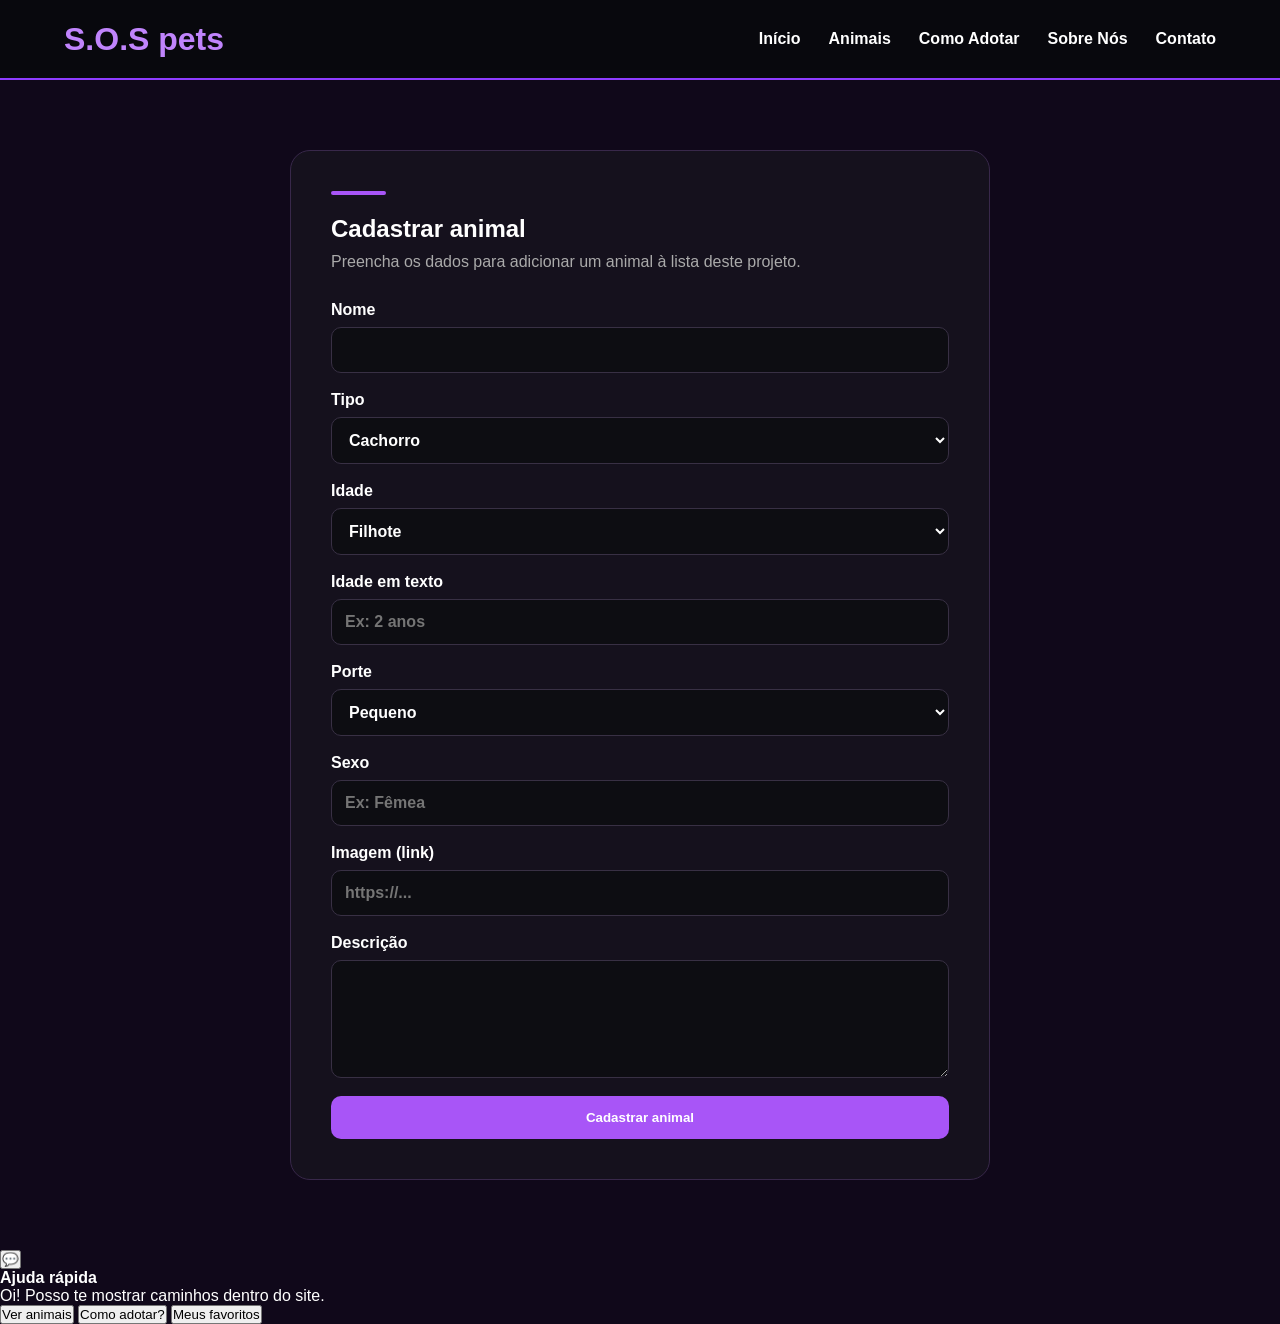
<file: cadastrar-animal.html>
<!DOCTYPE html>
<html lang="pt-BR">
<head><meta charset="UTF-8"><meta name="viewport" content="width=device-width, initial-scale=1.0"><title>Cadastrar Animal | S.O.S pets</title><link rel="stylesheet" href="cadastrar-animal.css"></head>
<body>
<header><div><a href="index.html"><span>S.O.S pets</span></a></div><button class="menu-mobile" type="button" aria-label="Abrir menu" aria-expanded="false">☰</button><nav><ul><li><a href="index.html">Início</a></li><li><a href="animais.html">Animais</a></li><li><a href="como-adotar.html">Como Adotar</a></li><li><a href="sobre.html">Sobre Nós</a></li><li><a href="contato.html">Contato</a></li></ul></nav></header>
<main class="cadastro-area"><section class="cadastro-box"><span class="linha"></span><h1>Cadastrar animal</h1><p>Preencha os dados para adicionar um animal à lista deste projeto.</p>
<form id="form-cadastro-animal">
<label>Nome<input name="nome" required></label>
<label>Tipo<select name="tipo"><option value="cachorro">Cachorro</option><option value="gato">Gato</option><option value="outros">Outros</option></select></label>
<label>Idade<select name="idade"><option value="filhote">Filhote</option><option value="jovem">Jovem</option><option value="adulto">Adulto</option><option value="idoso">Idoso</option></select></label>
<label>Idade em texto<input name="idadeTexto" placeholder="Ex: 2 anos" required></label>
<label>Porte<select name="porte"><option value="pequeno">Pequeno</option><option value="medio">Médio</option><option value="grande">Grande</option></select></label>
<label>Sexo<input name="sexo" placeholder="Ex: Fêmea"></label>
<label>Imagem (link)<input name="imagem" type="url" placeholder="https://..."></label>
<label>Descrição<textarea name="descricao" rows="5"></textarea></label>
<button type="submit">Cadastrar animal</button>
</form></section></main>
<script src="app.js"></script>
</body></html>
</file>
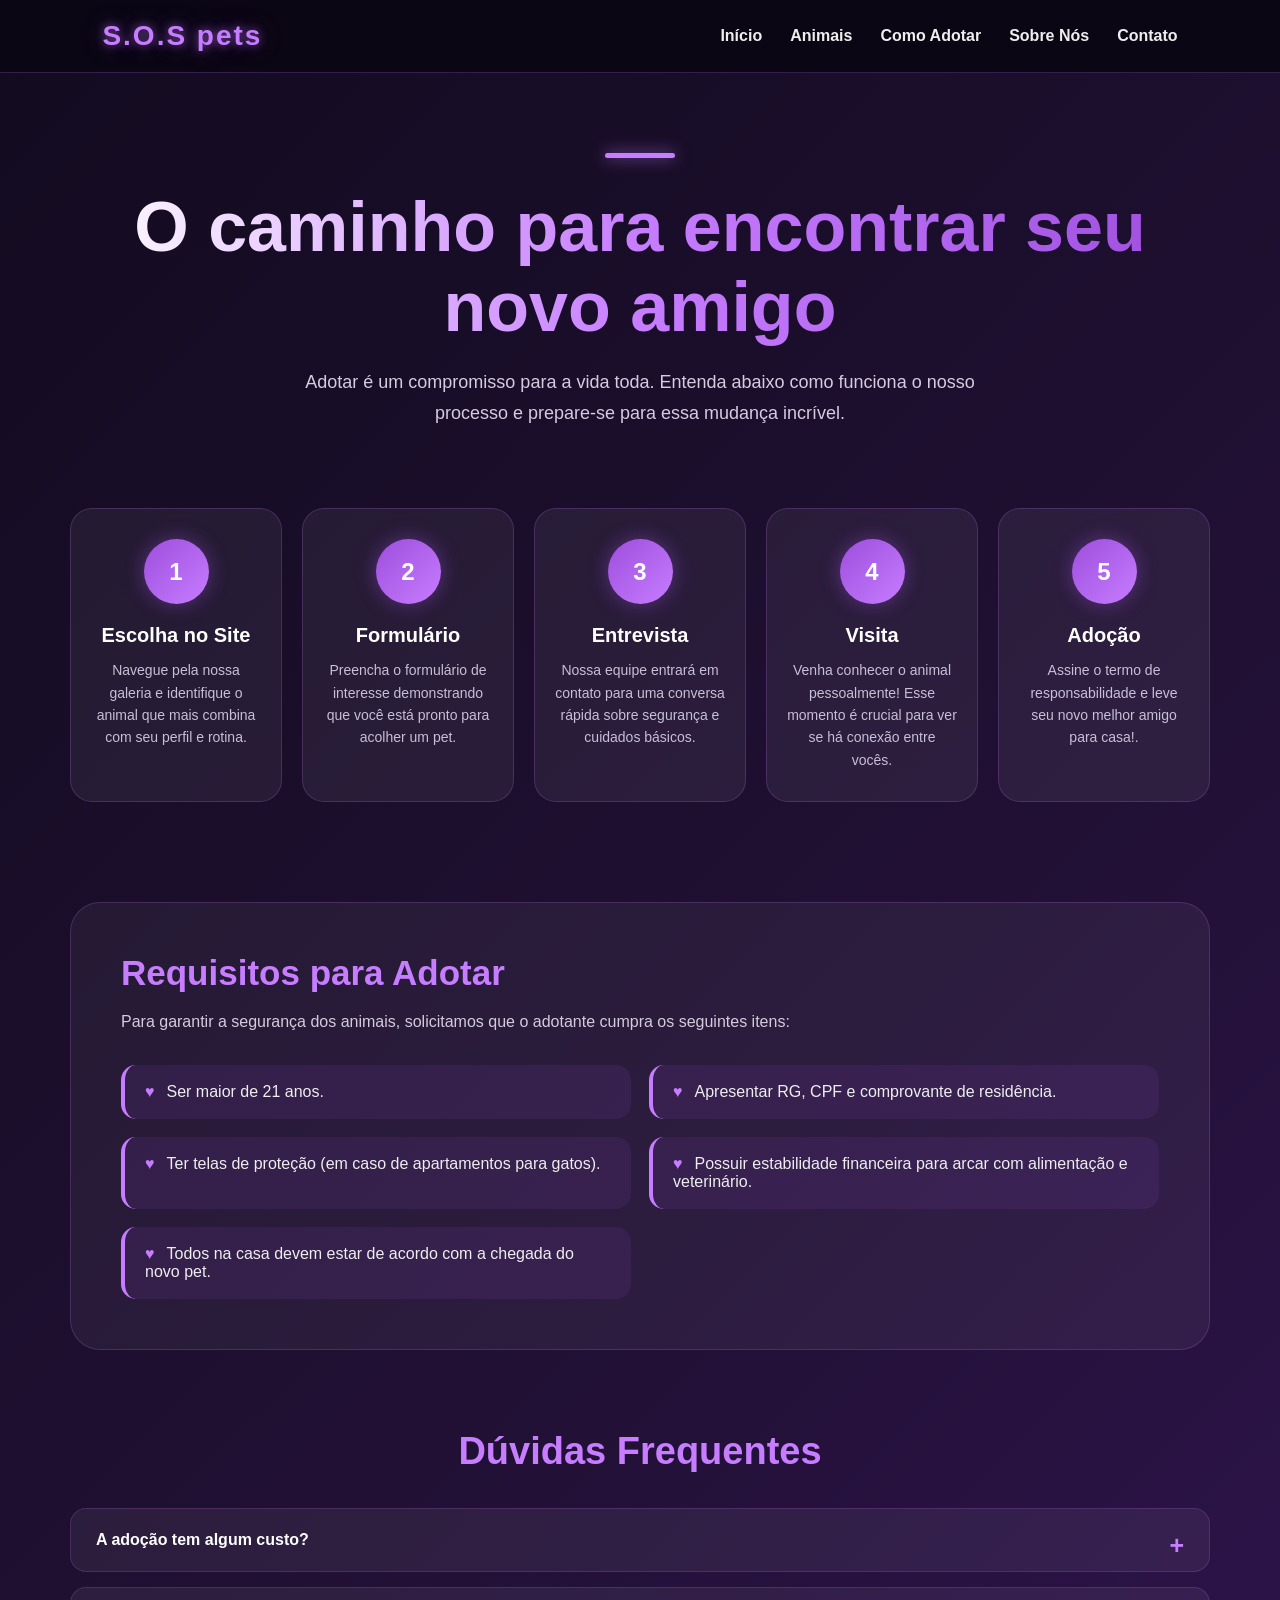
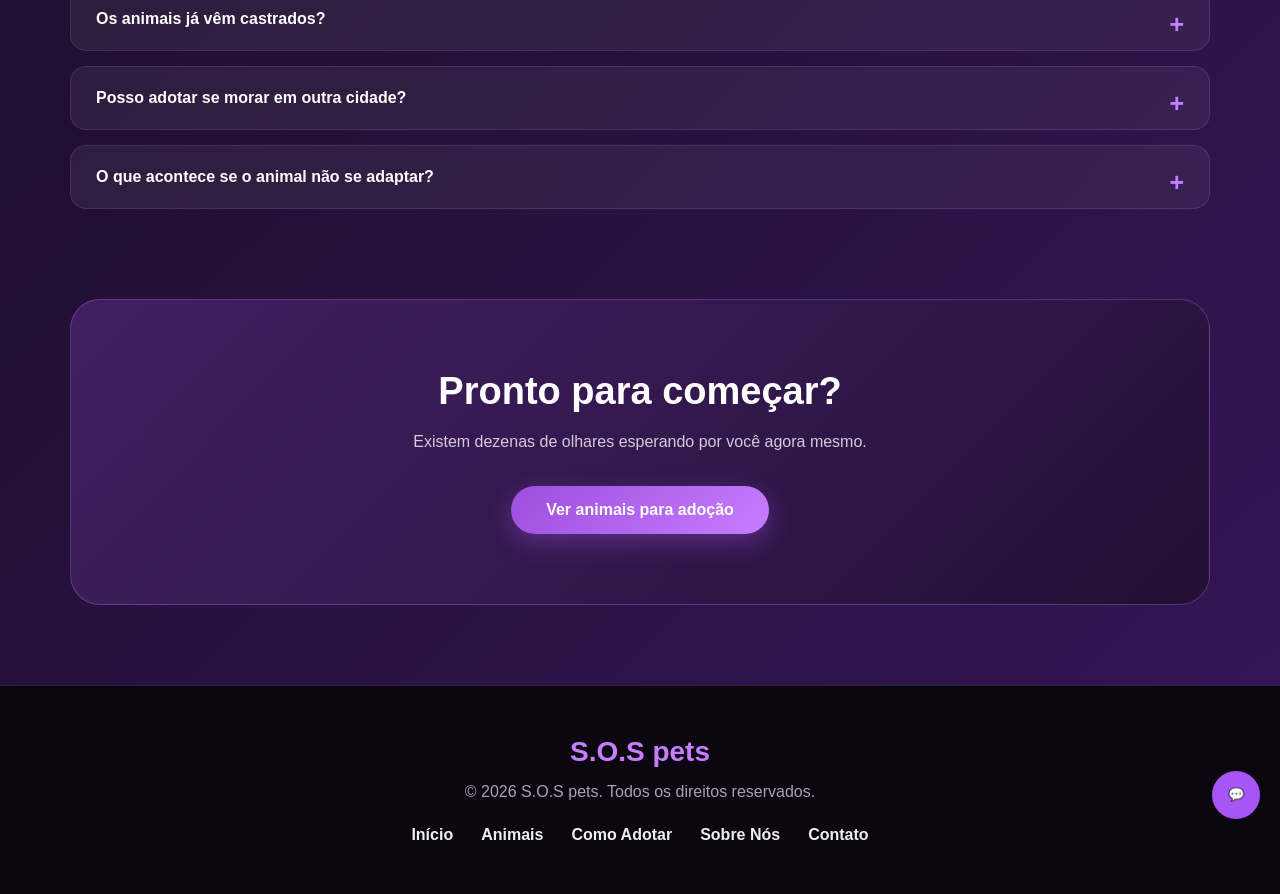
<file: como-adotar.html>
<!DOCTYPE html>
<html lang="pt-BR">

<head>
    <meta charset="UTF-8">
    <meta name="viewport" content="width=device-width, initial-scale=1.0">
    <meta name="description" content="Saiba como funciona o processo de adoção">
    <title>Como Adotar | S.O.S pets</title>
    <link rel="stylesheet" href="como-adotar.css">
</head>

<body>

    <header>

        <div>
            <a href="index.html">
                <span>S.O.S pets</span>
            </a>
        </div>

        <button class="menu-mobile" type="button" aria-label="Abrir menu" aria-expanded="false">☰</button><nav>
            <ul>
                <li><a href="index.html">Início</a></li>
                <li><a href="animais.html">Animais</a></li>
                <li><a href="como-adotar.html">Como Adotar</a></li>
                <li><a href="sobre.html">Sobre Nós</a></li>
                <li><a href="contato.html">Contato</a></li>
            </ul>
        </nav>

    </header>

    <main>
        <section>

            <span></span>

            <h1>O caminho para encontrar seu novo amigo</h1>

            <p>Adotar é um compromisso para a vida toda. Entenda abaixo como funciona o nosso processo e prepare-se para
                essa mudança incrível.</p>

        </section>
        <!-- ETAPAS -->
        <section id="etapas">

            <article>

                <div>1</div>

                <h2>Escolha no Site</h2>

                <p>Navegue pela nossa galeria e identifique o animal que mais combina com seu perfil e rotina.</p>

            </article>

            <article>

                <div>2</div>

                <h2>Formulário</h2>

                <p>Preencha o formulário de interesse demonstrando que você está pronto para acolher um pet.</p>

            </article>

            <article>

                <div>3</div>

                <h2>Entrevista</h2>

                <p>Nossa equipe entrará em contato para uma conversa rápida sobre segurança e cuidados básicos.</p>

            </article>


            <article>

                <div>4</div>

                <h2>Visita</h2>

                <p>Venha conhecer o animal pessoalmente! Esse momento é crucial para ver se há conexão entre vocês.</p>

            </article>

            <article>

                <div>5</div>

                <h2>Adoção</h2>

                <p>Assine o termo de responsabilidade e leve seu novo melhor amigo para casa!.</p>

            </article>
        </section>

        <!-- REQUISITOS -->
        <section id="requisitos">

            <h2>Requisitos para Adotar</h2>

            <p>Para garantir a segurança dos animais, solicitamos que o adotante cumpra os seguintes itens:</p>

            <ul>
                <li>Ser maior de 21 anos.</li>
                <li>Apresentar RG, CPF e comprovante de residência.</li>
                <li>Ter telas de proteção (em caso de apartamentos para gatos).</li>
                <li>Possuir estabilidade financeira para arcar com alimentação e veterinário.</li>
                <li>Todos na casa devem estar de acordo com a chegada do novo pet.</li>
            </ul>

        </section>

        <!-- PERGUNTAS FREQUENTES -->
        <section id="faq">

            <h2>Dúvidas Frequentes</h2>

            <details>
                <summary>A adoção tem algum custo?</summary>
                <p>Não cobramos taxa de adoção, mas aceitamos doações voluntárias para ajudar nos custos de resgate de
                    outros animais.</p>
            </details>

            <details>
                <summary>Os animais já vêm castrados?</summary>
                <p>Sim, todos os animais adultos são entregues castrados, vacinados e vermifugados.</p>
            </details>

            <details>
                <summary>Posso adotar se morar em outra cidade?</summary>
                <p>Sim, desde que você tenha disponibilidade para vir buscar o animal pessoalmente após a aprovação.</p>
            </details>

            <details>
                <summary>O que acontece se o animal não se adaptar?</summary>
                <p>Oferecemos suporte comportamental e, em último caso, o animal pode retornar ao abrigo, embora façamos
                    de tudo para a adaptação dar certo.</p>
            </details>
        </section>


        <section>

            <h2>Pronto para começar?</h2>

            <p>Existem dezenas de olhares esperando por você agora mesmo.</p>

            <a href="animais.html">Ver animais para adoção</a>

        </section>
    </main>

    <footer>

        <h2>S.O.S pets</h2>

        <p>&copy; 2026 S.O.S pets. Todos os direitos reservados.</p>

        <nav>
            <ul>
                <li><a href="index.html">Início</a></li>
                <li><a href="animais.html">Animais</a></li>
                <li><a href="como-adotar.html">Como Adotar</a></li>
                <li><a href="sobre.html">Sobre Nós</a></li>
                <li><a href="contato.html">Contato</a></li>
            </ul>
        </nav>
    </footer>

    <script src="app.js"></script>
</body>

</html>
</file>
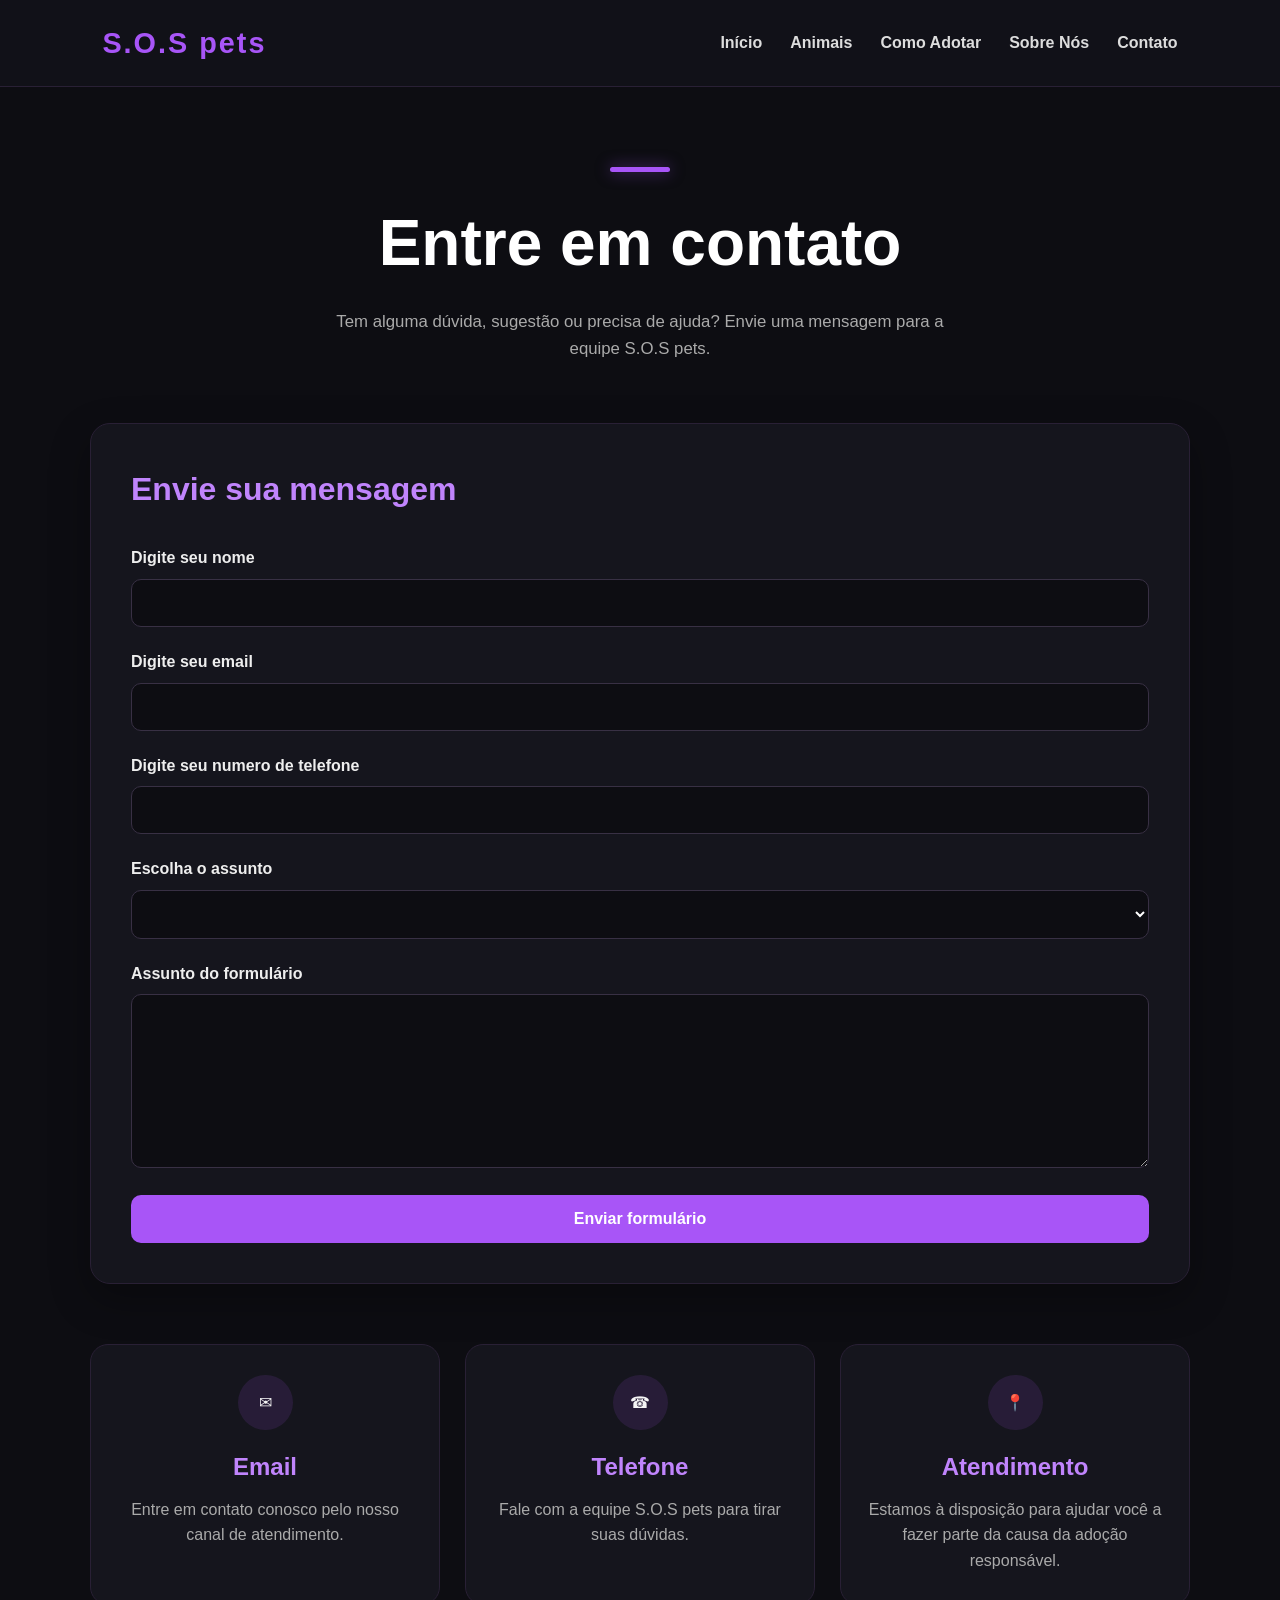
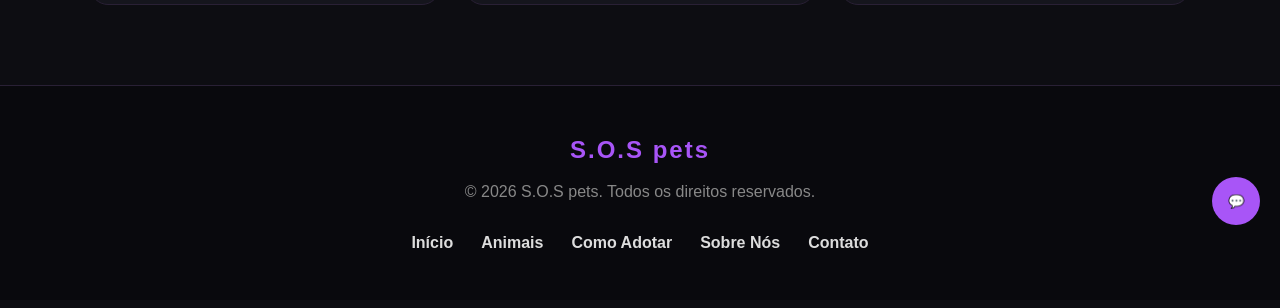
<file: contato.html>
<!DOCTYPE html>
<html lang="pt-BR">

<head>
    <meta charset="UTF-8">
    <meta name="viewport" content="width=device-width, initial-scale=1.0">
    <meta name="description" content="Entre em contato com o S.O.S pets">
    <title>Contato | S.O.S pets</title>
    <link rel="stylesheet" href="contato.css">
</head>

<body>

    <header>

        <div>
            <a href="index.html">
                <span>S.O.S pets</span>
            </a>
        </div>

        <button class="menu-mobile" type="button" aria-label="Abrir menu" aria-expanded="false">☰</button><nav>
            <ul>
                <li><a href="index.html">Início</a></li>
                <li><a href="animais.html">Animais</a></li>
                <li><a href="como-adotar.html">Como Adotar</a></li>
                <li><a href="sobre.html">Sobre Nós</a></li>
                <li><a href="contato.html">Contato</a></li>
            </ul>
        </nav>

    </header>


    <main>

        <!-- TÍTULO -->
        <section>

            <span></span>

            <h1>Entre em contato</h1>

            <p>Tem alguma dúvida, sugestão ou precisa de ajuda? Envie uma mensagem para a equipe S.O.S pets.</p>

        </section>


        <!-- FORMULÁRIO -->
        <section id="formulario">

            <h2>Envie sua mensagem</h2>

            <form action="" method="post">

                <div>

                    <label for="nome">Digite seu nome</label>

                    <input type="text" id="nome" name="nome" required>

                </div>


                <div>

                    <label for="email">Digite seu email</label>

                    <input type="email" id="email" name="email" required>

                </div>


                <div>

                    <label for="telefone">Digite seu numero de telefone</label>

                    <input type="tel" id="telefone" name="telefone">

                </div>


                <div>

                    <label for="assunto">Escolha o assunto</label>

                    <select id="assunto" name="assunto">

                        <option value=""></option>
                        <option value="adocao">adoção</option>
                        <option value="duvida">duvida</option>
                        <option value="voluntariado">voluntariado</option>
                        <option value="outro">outro</option>

                    </select>

                </div>


                <div>

                    <label for="mensagem">Assunto do formulário</label>

                    <textarea id="mensagem" name="mensagem" rows="8" required></textarea>

                </div>


                <button type="submit">Enviar formulário</button>

            </form>

        </section>


        <!-- INFORMAÇÕES -->
        <section id="informacoes-contato">

            <article>

                <span>✉</span>

                <h2>Email</h2>

                <p>Entre em contato conosco pelo nosso canal de atendimento.</p>

            </article>


            <article>

                <span>☎</span>

                <h2>Telefone</h2>

                <p>Fale com a equipe S.O.S pets para tirar suas dúvidas.</p>

            </article>


            <article>

                <span>📍</span>

                <h2>Atendimento</h2>

                <p>Estamos à disposição para ajudar você a fazer parte da causa da adoção responsável.</p>

            </article>

        </section>

    </main>


    <footer>

        <h2>S.O.S pets</h2>

        <p>&copy; 2026 S.O.S pets. Todos os direitos reservados.</p>

        <nav>
            <ul>
                <li><a href="index.html">Início</a></li>
                <li><a href="animais.html">Animais</a></li>
                <li><a href="como-adotar.html">Como Adotar</a></li>
                <li><a href="sobre.html">Sobre Nós</a></li>
                <li><a href="contato.html">Contato</a></li>
            </ul>
        </nav>

    </footer>

    <script src="app.js"></script>
</body>

</html>
</file>
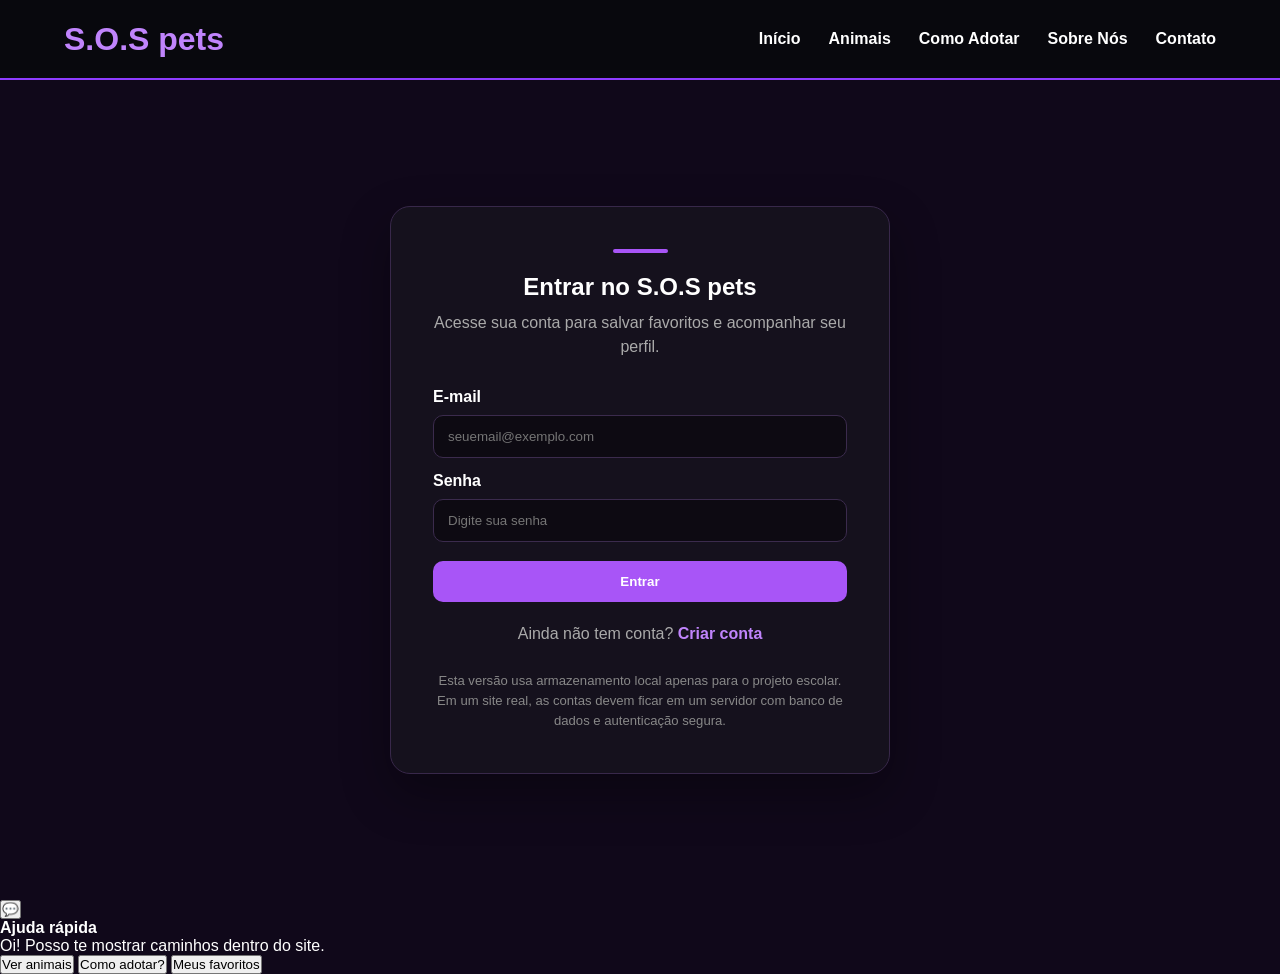
<file: login.html>
<!DOCTYPE html>
<html lang="pt-BR">
<head>
    <meta charset="UTF-8">
    <meta name="viewport" content="width=device-width, initial-scale=1.0">
    <meta name="description" content="Entre ou crie sua conta no S.O.S pets">
    <title>Minha Conta | S.O.S pets</title>
    <link rel="stylesheet" href="login.css">
</head>
<body>
<header>
    <div><a href="index.html"><span>S.O.S pets</span></a></div>
    <button class="menu-mobile" type="button" aria-label="Abrir menu" aria-expanded="false">☰</button><nav><ul>
        <li><a href="index.html">Início</a></li>
        <li><a href="animais.html">Animais</a></li>
        <li><a href="como-adotar.html">Como Adotar</a></li>
        <li><a href="sobre.html">Sobre Nós</a></li>
        <li><a href="contato.html">Contato</a></li>
    </ul></nav>
</header>

<main class="login-area">
<section class="login-box">
    <span class="linha"></span>

    <div id="form-entrar">
        <h1>Entrar no S.O.S pets</h1>
        <p>Acesse sua conta para salvar favoritos e acompanhar seu perfil.</p>
        <form id="login-form">
            <label for="login-email">E-mail</label>
            <input id="login-email" name="email" type="email" placeholder="seuemail@exemplo.com" required>
            <label for="login-senha">Senha</label>
            <input id="login-senha" name="senha" type="password" placeholder="Digite sua senha" required>
            <button type="submit">Entrar</button>
        </form>
        <p class="troca-formulario">Ainda não tem conta?
            <button type="button" id="mostrar-cadastro">Criar conta</button>
        </p>
    </div>

    <div id="form-cadastro" hidden>
        <h1>Criar conta</h1>
        <p>Preencha os dados abaixo para criar seu perfil.</p>
        <form id="cadastro-form">
            <label for="cadastro-nome">Nome</label>
            <input id="cadastro-nome" name="nome" type="text" placeholder="Seu nome" required>
            <label for="cadastro-email">E-mail</label>
            <input id="cadastro-email" name="email" type="email" placeholder="seuemail@exemplo.com" required>
            <label for="cadastro-senha">Senha</label>
            <input id="cadastro-senha" name="senha" type="password" placeholder="Crie uma senha" minlength="6" required>
            <label for="cadastro-senha-confirmacao">Confirmar senha</label>
            <input id="cadastro-senha-confirmacao" name="confirmacao" type="password" placeholder="Digite a senha novamente" minlength="6" required>
            <button type="submit">Criar minha conta</button>
        </form>
        <p class="troca-formulario">Já tem uma conta?
            <button type="button" id="mostrar-login">Entrar</button>
        </p>
    </div>

    <p class="observacao">Esta versão usa armazenamento local apenas para o projeto escolar. Em um site real, as contas devem ficar em um servidor com banco de dados e autenticação segura.</p>
</section>
</main>
<script src="app.js"></script>
</body>
</html>
</file>
<file: cadastrar-animal.css>
*{box-sizing:border-box;margin:0;padding:0}body{font-family:Arial,Helvetica,sans-serif;background:#10081a;color:#fff;min-height:100vh;animation:entrada .65s ease-out both}header{height:80px;background:#08080d;display:flex;align-items:center;justify-content:space-between;padding:0 5%;border-bottom:2px solid #8e3cff}header a{text-decoration:none}header span{font-size:32px;font-weight:900;color:#c084fc}nav ul{display:flex;gap:28px;list-style:none}nav a{color:#fff;text-decoration:none;font-weight:bold}nav a:hover{color:#c084fc}.cadastro-area{padding:70px 20px}.cadastro-box{width:min(700px,100%);margin:auto;background:#15111d;border:1px solid #38284a;border-radius:20px;padding:40px}.linha{display:block;width:55px;height:4px;background:#a855f7;border-radius:5px;margin-bottom:20px}.cadastro-box h1{margin-bottom:10px}.cadastro-box>p{color:#aaa;margin-bottom:30px}.cadastro-box form{display:grid;gap:18px}.cadastro-box label{display:grid;gap:8px;font-weight:bold}.cadastro-box input,.cadastro-box select,.cadastro-box textarea{width:100%;padding:13px;background:#0d0d12;color:#fff;border:1px solid #383044;border-radius:10px;font:inherit}.cadastro-box button{padding:14px;border:0;border-radius:10px;background:#a855f7;color:#fff;font-weight:bold;cursor:pointer}.cadastro-box button:hover{background:#9333ea}@keyframes entrada{from{opacity:0;transform:translateY(8px)}to{opacity:1;transform:none}}@media(max-width:700px){header{height:auto;padding:20px;gap:20px;flex-direction:column}nav ul{gap:14px;flex-wrap:wrap;justify-content:center}}


/* =========================================================
   S.O.S pets — MELHORIAS RESPONSIVAS PARA CELULAR
   ========================================================= */
.menu-mobile{
    display:none;
    appearance:none;
    border:1px solid rgba(199,125,255,.45);
    background:#15111d;
    color:#fff;
    width:44px;
    height:44px;
    border-radius:10px;
    font-size:24px;
    line-height:1;
    cursor:pointer;
    align-items:center;
    justify-content:center;
}
@media (max-width: 700px){
    html,body{width:100%;max-width:100%;overflow-x:hidden}
    header, body>header{
        min-height:64px;
        height:auto!important;
        padding:12px 16px!important;
        flex-direction:row!important;
        flex-wrap:wrap;
        gap:10px!important;
    }
    header > div:first-child, body>header>div:first-child{flex:1 1 auto}
    header span, body>header span{font-size:24px!important;letter-spacing:1px!important}
    .menu-mobile{display:flex}
    header nav, body>header nav{
        display:none;
        width:100%;
        flex-basis:100%;
    }
    header nav.menu-aberto, body>header nav.menu-aberto{display:block}
    header nav ul, body>header nav ul{
        width:100%;
        display:flex!important;
        flex-direction:column!important;
        align-items:stretch!important;
        gap:0!important;
        padding:8px 0 2px;
    }
    header nav li{width:100%;text-align:center}
    header nav a{
        display:block;
        width:100%;
        padding:11px 8px;
        font-size:15px!important;
        border-radius:8px;
    }
    header nav a:hover{background:#20152c}
    main{max-width:100%;overflow:hidden}
    img,video,iframe{max-width:100%;height:auto}
    input,select,textarea,button{max-width:100%}
    .login-area,.cadastro-area,.perfil-area{padding:24px 14px!important}
    .login-box,.cadastro-box,.perfil-box{padding:24px 18px!important;border-radius:16px}
    .perfil-acoes{flex-direction:column}
    .perfil-acoes a,.perfil-acoes button{width:100%;text-align:center}
    #hero img,#galeria > figure{max-width:100%}
}
@media (max-width:380px){
    header span, body>header span{font-size:21px!important}
    .login-box,.cadastro-box,.perfil-box{padding:20px 14px!important}
    h1{overflow-wrap:anywhere}
}
</file>
<file: como-adotar.css>
/* ==============================
   RESET
============================== */

* {
    margin: 0;
    padding: 0;
    box-sizing: border-box;
}

html {
    scroll-behavior: smooth;
}

body {
    animation: adote-entrada 0.65s ease-out both;

    font-family: Arial, Helvetica, sans-serif;
    background: linear-gradient(135deg, #120b1f, #211034, #35165a);
    color: #ffffff;
    min-height: 100vh;
    overflow-x: hidden;
}


/* ==============================
   HEADER
============================== */

header {
    width: 100%;
    padding: 20px 8%;
    display: flex;
    justify-content: space-between;
    align-items: center;

    background: rgba(10, 6, 18, 0.9);
    backdrop-filter: blur(12px);

    border-bottom: 1px solid rgba(180, 100, 255, 0.25);

    position: sticky;
    top: 0;
    z-index: 1000;
}

header>div a {
    text-decoration: none;
}

header span {
    font-size: 28px;
    font-weight: 900;
    letter-spacing: 2px;
    color: #c77dff;

    text-shadow:
        0 0 10px rgba(199, 125, 255, 0.6),
        0 0 25px rgba(157, 78, 221, 0.4);
}


/* ==============================
   MENU
============================== */

header nav ul,
footer nav ul {
    list-style: none;
    display: flex;
    gap: 28px;
}

header nav a,
footer nav a {
    color: #eeeeee;
    text-decoration: none;
    font-weight: 600;
    transition: 0.3s ease;
}

header nav a:hover,
footer nav a:hover {
    color: #c77dff;
}


/* ==============================
   MAIN
============================== */

main {
    width: 100%;
    max-width: 1200px;
    margin: auto;
    padding: 80px 30px;
}


/* ==============================
   INTRODUÇÃO
============================== */

main>section:first-child {
    text-align: center;
    margin-bottom: 80px;
}

main>section:first-child span {
    display: inline-block;

    width: 70px;
    height: 5px;

    border-radius: 20px;
    background: #c77dff;

    margin-bottom: 25px;

    box-shadow: 0 0 15px rgba(199, 125, 255, 0.7);
}

main>section:first-child h1 {
    font-size: clamp(40px, 6vw, 70px);
    margin-bottom: 20px;

    background: linear-gradient(90deg,
            #ffffff,
            #c77dff,
            #9d4edd);

    -webkit-background-clip: text;
    background-clip: text;

    -webkit-text-fill-color: transparent;
}

main>section:first-child p {
    max-width: 700px;
    margin: auto;

    color: #d5cce0;
    font-size: 18px;
    line-height: 1.7;
}


#etapas {
    display: grid;
    grid-template-columns: repeat(5, 1fr);
    gap: 20px;
    margin-bottom: 100px;
}

#etapas article {
    background: rgba(255, 255, 255, 0.06);

    border: 1px solid rgba(199, 125, 255, 0.2);
    border-radius: 22px;

    padding: 30px 20px;

    text-align: center;

    backdrop-filter: blur(10px);

    transition:
        transform 0.35s ease,
        box-shadow 0.35s ease,
        border-color 0.35s ease;
}

#etapas article:hover {
    transform: translateY(-10px);

    border-color: #c77dff;

    box-shadow:
        0 15px 40px rgba(0, 0, 0, 0.35),
        0 0 25px rgba(157, 78, 221, 0.25);
}

#etapas article>div {
    width: 65px;
    height: 65px;

    margin: 0 auto 20px;

    display: flex;
    align-items: center;
    justify-content: center;

    border-radius: 50%;

    background: linear-gradient(135deg,
            #9d4edd,
            #c77dff);

    color: white;
    font-size: 24px;
    font-weight: bold;

    box-shadow: 0 0 20px rgba(157, 78, 221, 0.45);
}

#etapas article h2 {
    font-size: 20px;
    margin-bottom: 12px;
    color: #ffffff;
}

#etapas article p {
    color: #c9bfd6;
    line-height: 1.6;
    font-size: 14px;
}


/* ==============================
   REQUISITOS
============================== */

#requisitos {
    background: rgba(255, 255, 255, 0.05);

    border-radius: 30px;
    padding: 50px;

    margin-bottom: 80px;

    border: 1px solid rgba(199, 125, 255, 0.2);
}

#requisitos h2 {
    font-size: 35px;
    margin-bottom: 15px;
    color: #c77dff;
}

#requisitos>p {
    color: #d4ccdc;
    margin-bottom: 30px;
    line-height: 1.7;
}

#requisitos ul {
    list-style: none;

    display: grid;
    grid-template-columns: repeat(2, 1fr);
    gap: 18px;
}

#requisitos li {
    background: rgba(157, 78, 221, 0.1);

    padding: 18px 20px;

    border-radius: 15px;

    border-left: 4px solid #c77dff;

    color: #eeeeee;

    transition: 0.3s ease;
}

#requisitos li::before {
    content: "♥";
    color: #c77dff;
    margin-right: 12px;
}

#requisitos li:hover {
    transform: translateX(8px);
    background: rgba(157, 78, 221, 0.18);
}


/* ==============================
   FAQ
============================== */

#faq {
    margin-bottom: 90px;
}

#faq h2 {
    text-align: center;
    font-size: 38px;
    margin-bottom: 35px;
    color: #c77dff;
}

#faq details {
    margin-bottom: 15px;

    background: rgba(255, 255, 255, 0.06);

    border: 1px solid rgba(199, 125, 255, 0.18);

    border-radius: 16px;

    overflow: hidden;

    transition: 0.3s ease;
}

#faq details:hover {
    border-color: rgba(199, 125, 255, 0.6);
}

#faq summary {
    cursor: pointer;

    padding: 22px 25px;

    font-weight: bold;
    color: #ffffff;

    list-style: none;

    position: relative;
}

#faq summary::after {
    content: "+";

    position: absolute;
    right: 25px;

    color: #c77dff;
    font-size: 25px;

    transition: 0.3s ease;
}

#faq details[open] summary::after {
    content: "−";
}

#faq details p {
    padding: 0 25px 25px;

    color: #c9bfd6;
    line-height: 1.7;
}


/* ==============================
   CHAMADA FINAL
============================== */

main>section:last-child {
    text-align: center;

    padding: 70px 30px;

    border-radius: 30px;

    background:
        linear-gradient(135deg,
            rgba(157, 78, 221, 0.25),
            rgba(30, 15, 45, 0.8));

    border: 1px solid rgba(199, 125, 255, 0.3);
}

main>section:last-child h2 {
    font-size: 38px;
    margin-bottom: 15px;
}

main>section:last-child p {
    max-width: 650px;
    margin: 0 auto 30px;

    color: #d4ccdc;
    line-height: 1.7;
}

main>section:last-child a {
    display: inline-block;

    padding: 15px 35px;

    border-radius: 30px;

    background: linear-gradient(135deg,
            #9d4edd,
            #c77dff);

    color: white;
    text-decoration: none;
    font-weight: bold;

    box-shadow: 0 8px 25px rgba(157, 78, 221, 0.4);

    transition: 0.3s ease;
}

main>section:last-child a:hover {
    transform: translateY(-4px) scale(1.03);

    box-shadow:
        0 12px 35px rgba(157, 78, 221, 0.6);
}


/* ==============================
   FOOTER
============================== */

footer {
    background: #0b0710;

    padding: 50px 8%;

    text-align: center;

    border-top: 1px solid rgba(199, 125, 255, 0.2);
}

footer h2 {
    color: #c77dff;
    font-size: 28px;
    margin-bottom: 15px;
}

footer p {
    color: #aaa0b5;
    margin-bottom: 25px;
}

footer nav ul {
    justify-content: center;
    flex-wrap: wrap;
}


/* ==============================
   ANIMAÇÕES
============================== */

main>section {
    }


/* ==============================
   RESPONSIVIDADE
============================== */

@media (max-width: 1000px) {

    #etapas {
        grid-template-columns: repeat(2, 1fr);
    }

}

@media (max-width: 700px) {

    header {
        flex-direction: column;
        gap: 20px;
        padding: 20px;
    }

    header nav ul {
        gap: 15px;
        flex-wrap: wrap;
        justify-content: center;
    }

    header nav a {
        font-size: 14px;
    }

    main {
        padding: 60px 20px;
    }

    #etapas {
        grid-template-columns: 1fr;
    }

    #requisitos {
        padding: 30px 20px;
    }

    #requisitos ul {
        grid-template-columns: 1fr;
    }

    #requisitos h2,
    #faq h2 {
        font-size: 30px;
    }

    main>section:last-child {
        padding: 50px 20px;
    }

}
/* Entrada discreta da página */
@keyframes adote-entrada {
    from { opacity: 0; transform: translateY(8px); }
    to { opacity: 1; transform: translateY(0); }
}

.aviso-site{position:fixed;right:20px;bottom:20px;z-index:9999;background:#15111d;color:#fff;border:1px solid #a855f7;border-radius:10px;padding:12px 16px;opacity:0;pointer-events:none;transform:translateY(8px);transition:.25s}.aviso-site.visivel{opacity:1;transform:none}.chat-botao{position:fixed;right:20px;bottom:75px;width:48px;height:48px;border:0;border-radius:50%;background:#a855f7;color:#fff;cursor:pointer;z-index:9998}.chat-adote{position:fixed;right:20px;bottom:130px;width:250px;background:#15111d;border:1px solid #38284a;border-radius:15px;padding:18px;z-index:9998;display:none;box-shadow:0 15px 35px #0006}.chat-adote.aberto{display:block}.chat-adote strong{display:block;margin-bottom:8px}.chat-adote p{color:#aaa;margin-bottom:12px}.chat-adote button{display:block;width:100%;margin-top:7px;padding:9px;border:1px solid #38284a;border-radius:8px;background:#201629;color:#fff;cursor:pointer}.acoes-animal{display:flex;align-items:center;gap:10px}.favoritar{border:0;background:transparent;color:#c084fc;font-size:28px;cursor:pointer}.nenhum-resultado{color:#aaa}


/* =========================================================
   S.O.S pets — MELHORIAS RESPONSIVAS PARA CELULAR
   ========================================================= */
.menu-mobile{
    display:none;
    appearance:none;
    border:1px solid rgba(199,125,255,.45);
    background:#15111d;
    color:#fff;
    width:44px;
    height:44px;
    border-radius:10px;
    font-size:24px;
    line-height:1;
    cursor:pointer;
    align-items:center;
    justify-content:center;
}
@media (max-width: 700px){
    html,body{width:100%;max-width:100%;overflow-x:hidden}
    header, body>header{
        min-height:64px;
        height:auto!important;
        padding:12px 16px!important;
        flex-direction:row!important;
        flex-wrap:wrap;
        gap:10px!important;
    }
    header > div:first-child, body>header>div:first-child{flex:1 1 auto}
    header span, body>header span{font-size:24px!important;letter-spacing:1px!important}
    .menu-mobile{display:flex}
    header nav, body>header nav{
        display:none;
        width:100%;
        flex-basis:100%;
    }
    header nav.menu-aberto, body>header nav.menu-aberto{display:block}
    header nav ul, body>header nav ul{
        width:100%;
        display:flex!important;
        flex-direction:column!important;
        align-items:stretch!important;
        gap:0!important;
        padding:8px 0 2px;
    }
    header nav li{width:100%;text-align:center}
    header nav a{
        display:block;
        width:100%;
        padding:11px 8px;
        font-size:15px!important;
        border-radius:8px;
    }
    header nav a:hover{background:#20152c}
    main{max-width:100%;overflow:hidden}
    img,video,iframe{max-width:100%;height:auto}
    input,select,textarea,button{max-width:100%}
    .login-area,.cadastro-area,.perfil-area{padding:24px 14px!important}
    .login-box,.cadastro-box,.perfil-box{padding:24px 18px!important;border-radius:16px}
    .perfil-acoes{flex-direction:column}
    .perfil-acoes a,.perfil-acoes button{width:100%;text-align:center}
    #hero img,#galeria > figure{max-width:100%}
}
@media (max-width:380px){
    header span, body>header span{font-size:21px!important}
    .login-box,.cadastro-box,.perfil-box{padding:20px 14px!important}
    h1{overflow-wrap:anywhere}
}
</file>
<file: contato.css>
/* ==============================
S.O.S pets — CONTATO
============================== */

/* RESET */

* {
    margin: 0;
    padding: 0;
    box-sizing: border-box;
}

html {
    scroll-behavior: smooth;
}

body {
    animation: adote-entrada 0.65s ease-out both;

    font-family: Arial, Helvetica, sans-serif;
    background: #0d0d12;
    color: #f5f5f5;
    line-height: 1.6;
}

/* ==============================
  CABEÇALHO
  ============================== */

header {
    width: 100%;
    padding: 20px 8%;
    background: #111118;
    display: flex;
    align-items: center;
    justify-content: space-between;
    border-bottom: 1px solid #292035;
    position: sticky;
    top: 0;
    z-index: 1000;
}

header>div a {
    text-decoration: none;
}

header span {
    font-size: 1.8rem;
    font-weight: 900;
    color: #a855f7;
    letter-spacing: 2px;
    transition: 0.3s;
}

header span:hover {
    color: #c084fc;
    text-shadow: 0 0 15px #a855f7;
}

/* MENU */

header nav ul,
footer nav ul {
    list-style: none;
    display: flex;
    gap: 28px;
}

header nav a,
footer nav a {
    color: #ddd;
    text-decoration: none;
    font-weight: 600;
    transition: 0.3s;
}

header nav a:hover,
footer nav a:hover {
    color: #a855f7;
}

/* ==============================
  CONTEÚDO PRINCIPAL
  ============================== */

main {
    width: min(1100px, 90%);
    margin: 0 auto;
    padding: 80px 0;
}

/* ==============================
  TÍTULO
  ============================== */

main>section:first-child {
    text-align: center;
    margin-bottom: 60px;
}

main>section:first-child span {
    display: block;
    width: 60px;
    height: 5px;
    background: #a855f7;
    border-radius: 10px;
    margin: 0 auto 20px;
    box-shadow: 0 0 15px rgba(168, 85, 247, 0.5);
}

main>section:first-child h1 {
    font-size: clamp(2.3rem, 5vw, 4rem);
    color: #fff;
    margin-bottom: 15px;
}

main>section:first-child p {
    max-width: 650px;
    margin: auto;
    color: #aaa;
    font-size: 1.05rem;
}

/* ==============================
  FORMULÁRIO
  ============================== */

#formulario {
    background: #15151d;
    padding: 40px;
    border-radius: 20px;
    border: 1px solid #292035;
    box-shadow: 0 15px 40px rgba(0, 0, 0, 0.3);
    margin-bottom: 60px;
}

#formulario h2 {
    font-size: 2rem;
    margin-bottom: 30px;
    color: #c084fc;
}

#formulario form {
    display: flex;
    flex-direction: column;
    gap: 22px;
}

#formulario form>div {
    display: flex;
    flex-direction: column;
    gap: 8px;
}

#formulario label {
    font-weight: 600;
    color: #eee;
}

/* CAMPOS */

#formulario input,
#formulario select,
#formulario textarea {
    width: 100%;
    padding: 14px 16px;
    background: #0d0d12;
    color: #fff;
    border: 1px solid #383044;
    border-radius: 10px;
    outline: none;
    font-size: 1rem;
    transition: 0.3s;
}

#formulario input:focus,
#formulario select:focus,
#formulario textarea:focus {
    border-color: #a855f7;
    box-shadow: 0 0 0 3px rgba(168, 85, 247, 0.15);
}

#formulario textarea {
    resize: vertical;
    min-height: 160px;
}

/* SELECT */

#formulario select {
    cursor: pointer;
}

#formulario option {
    background: #15151d;
    color: #fff;
}

/* BOTÃO */

#formulario button {
    border: none;
    padding: 15px 30px;
    border-radius: 10px;
    background: #a855f7;
    color: white;
    font-size: 1rem;
    font-weight: 700;
    cursor: pointer;
    transition: 0.3s;
    margin-top: 5px;
}

#formulario button:hover {
    background: #9333ea;
    transform: translateY(-3px);
    box-shadow: 0 10px 25px rgba(168, 85, 247, 0.3);
}

#formulario button:active {
    transform: translateY(0);
}

/* ==============================
  INFORMAÇÕES DE CONTATO
  ============================== */

#informacoes-contato {
    display: grid;
    grid-template-columns: repeat(3, 1fr);
    gap: 25px;
}

#informacoes-contato article {
    background: #15151d;
    border: 1px solid #292035;
    border-radius: 18px;
    padding: 30px 25px;
    text-align: center;
    transition: 0.3s;
}

#informacoes-contato article:hover {
    transform: translateY(-8px);
    border-color: #a855f7;
    box-shadow: 0 15px 30px rgba(168, 85, 247, 0.12);
}

#informacoes-contato article span {
    display: flex;
    width: 55px;
    height: 55px;
    margin: 0 auto 18px;
    align-items: center;
    justify-content: center;
    background: rgba(168, 85, 247, 0.12);
    border-radius: 50%;
}

#informacoes-contato article h2 {
    color: #c084fc;
    margin-bottom: 10px;
}

#informacoes-contato article p {
    color: #aaa;
}

/* ==============================
  RODAPÉ
  ============================== */

footer {
    background: #09090d;
    border-top: 1px solid #292035;
    padding: 45px 8%;
    text-align: center;
}

footer h2 {
    color: #a855f7;
    letter-spacing: 2px;
    margin-bottom: 10px;
}

footer p {
    color: #888;
    margin-bottom: 25px;
}

footer nav ul {
    justify-content: center;
    flex-wrap: wrap;
}

/* ==============================
  ANIMAÇÕES
  ============================== */

main>section {
    }

/* ==============================
  RESPONSIVIDADE
  ============================== */

@media (max-width: 800px) {


    header {
        flex-direction: column;
        gap: 20px;
        padding: 20px 5%;
    }

    header nav ul {
        gap: 15px;
        flex-wrap: wrap;
        justify-content: center;
    }

    main {
        width: 92%;
        padding: 60px 0;
    }

    #informacoes-contato {
        grid-template-columns: 1fr;
    }

    #formulario {
        padding: 25px;
    }


}

@media (max-width: 500px) {


    header nav ul {
        gap: 10px;
    }

    header nav a {
        font-size: 0.9rem;
    }

    main>section:first-child h1 {
        font-size: 2.2rem;
    }

    #formulario h2 {
        font-size: 1.6rem;
    }

    footer nav ul {
        flex-direction: column;
        gap: 12px;
    }


}
/* Entrada discreta da página */
@keyframes adote-entrada {
    from { opacity: 0; transform: translateY(8px); }
    to { opacity: 1; transform: translateY(0); }
}

.aviso-site{position:fixed;right:20px;bottom:20px;z-index:9999;background:#15111d;color:#fff;border:1px solid #a855f7;border-radius:10px;padding:12px 16px;opacity:0;pointer-events:none;transform:translateY(8px);transition:.25s}.aviso-site.visivel{opacity:1;transform:none}.chat-botao{position:fixed;right:20px;bottom:75px;width:48px;height:48px;border:0;border-radius:50%;background:#a855f7;color:#fff;cursor:pointer;z-index:9998}.chat-adote{position:fixed;right:20px;bottom:130px;width:250px;background:#15111d;border:1px solid #38284a;border-radius:15px;padding:18px;z-index:9998;display:none;box-shadow:0 15px 35px #0006}.chat-adote.aberto{display:block}.chat-adote strong{display:block;margin-bottom:8px}.chat-adote p{color:#aaa;margin-bottom:12px}.chat-adote button{display:block;width:100%;margin-top:7px;padding:9px;border:1px solid #38284a;border-radius:8px;background:#201629;color:#fff;cursor:pointer}.acoes-animal{display:flex;align-items:center;gap:10px}.favoritar{border:0;background:transparent;color:#c084fc;font-size:28px;cursor:pointer}.nenhum-resultado{color:#aaa}


/* =========================================================
   S.O.S pets — MELHORIAS RESPONSIVAS PARA CELULAR
   ========================================================= */
.menu-mobile{
    display:none;
    appearance:none;
    border:1px solid rgba(199,125,255,.45);
    background:#15111d;
    color:#fff;
    width:44px;
    height:44px;
    border-radius:10px;
    font-size:24px;
    line-height:1;
    cursor:pointer;
    align-items:center;
    justify-content:center;
}
@media (max-width: 700px){
    html,body{width:100%;max-width:100%;overflow-x:hidden}
    header, body>header{
        min-height:64px;
        height:auto!important;
        padding:12px 16px!important;
        flex-direction:row!important;
        flex-wrap:wrap;
        gap:10px!important;
    }
    header > div:first-child, body>header>div:first-child{flex:1 1 auto}
    header span, body>header span{font-size:24px!important;letter-spacing:1px!important}
    .menu-mobile{display:flex}
    header nav, body>header nav{
        display:none;
        width:100%;
        flex-basis:100%;
    }
    header nav.menu-aberto, body>header nav.menu-aberto{display:block}
    header nav ul, body>header nav ul{
        width:100%;
        display:flex!important;
        flex-direction:column!important;
        align-items:stretch!important;
        gap:0!important;
        padding:8px 0 2px;
    }
    header nav li{width:100%;text-align:center}
    header nav a{
        display:block;
        width:100%;
        padding:11px 8px;
        font-size:15px!important;
        border-radius:8px;
    }
    header nav a:hover{background:#20152c}
    main{max-width:100%;overflow:hidden}
    img,video,iframe{max-width:100%;height:auto}
    input,select,textarea,button{max-width:100%}
    .login-area,.cadastro-area,.perfil-area{padding:24px 14px!important}
    .login-box,.cadastro-box,.perfil-box{padding:24px 18px!important;border-radius:16px}
    .perfil-acoes{flex-direction:column}
    .perfil-acoes a,.perfil-acoes button{width:100%;text-align:center}
    #hero img,#galeria > figure{max-width:100%}
}
@media (max-width:380px){
    header span, body>header span{font-size:21px!important}
    .login-box,.cadastro-box,.perfil-box{padding:20px 14px!important}
    h1{overflow-wrap:anywhere}
}
</file>
<file: login.css>
*{box-sizing:border-box;margin:0;padding:0}
html{scroll-behavior:smooth}
body{font-family:Arial,Helvetica,sans-serif;background:#10081a;color:#fff;min-height:100vh;animation:entrada .55s ease-out both}
header{height:80px;background:#08080d;display:flex;align-items:center;justify-content:space-between;padding:0 5%;border-bottom:2px solid #8e3cff;position:sticky;top:0;z-index:10}
header a{text-decoration:none}
header span{font-size:32px;font-weight:900;color:#c084fc}
nav ul{display:flex;gap:28px;list-style:none}
nav a{color:#fff;text-decoration:none;font-weight:bold}
nav a:hover{color:#c084fc}
.login-area{min-height:calc(100vh - 80px);display:flex;align-items:center;justify-content:center;padding:40px}
.login-box{width:min(500px,100%);background:#15111d;border:1px solid #38284a;border-radius:20px;padding:42px;text-align:left;box-shadow:0 20px 50px #0005}
.linha{display:block;width:55px;height:4px;background:#a855f7;margin:0 auto 20px;border-radius:5px}
.login-box h1{text-align:center;margin-bottom:10px}
.login-box>div>p{color:#aaa;text-align:center;margin-bottom:24px;line-height:1.5}
.login-box form{display:flex;flex-direction:column;gap:9px}
.login-box label{font-weight:bold;margin-top:5px}
.login-box input{width:100%;padding:13px 14px;border-radius:10px;border:1px solid #3b2b4d;background:#0d0a12;color:#fff;outline:none}
.login-box input:focus{border-color:#a855f7}
.login-box form button{border:0;border-radius:10px;padding:13px;background:#a855f7;color:#fff;font-weight:bold;cursor:pointer;margin-top:10px}
.login-box form button:hover{background:#9333ea}
.troca-formulario{color:#aaa;text-align:center;margin-top:20px}
.troca-formulario button{border:0;background:none;color:#c084fc;font-weight:bold;cursor:pointer;font-size:inherit}
.observacao{font-size:.82rem!important;margin:25px 0 0!important;color:#888!important;text-align:center!important;line-height:1.5}
@keyframes entrada{from{opacity:0}to{opacity:1}}
@media(max-width:700px){header{height:auto;padding:20px;gap:20px;flex-direction:column}nav ul{gap:14px;flex-wrap:wrap;justify-content:center}.login-area{padding:20px}.login-box{padding:30px 20px}}


/* =========================================================
   S.O.S pets — MELHORIAS RESPONSIVAS PARA CELULAR
   ========================================================= */
.menu-mobile{
    display:none;
    appearance:none;
    border:1px solid rgba(199,125,255,.45);
    background:#15111d;
    color:#fff;
    width:44px;
    height:44px;
    border-radius:10px;
    font-size:24px;
    line-height:1;
    cursor:pointer;
    align-items:center;
    justify-content:center;
}
@media (max-width: 700px){
    html,body{width:100%;max-width:100%;overflow-x:hidden}
    header, body>header{
        min-height:64px;
        height:auto!important;
        padding:12px 16px!important;
        flex-direction:row!important;
        flex-wrap:wrap;
        gap:10px!important;
    }
    header > div:first-child, body>header>div:first-child{flex:1 1 auto}
    header span, body>header span{font-size:24px!important;letter-spacing:1px!important}
    .menu-mobile{display:flex}
    header nav, body>header nav{
        display:none;
        width:100%;
        flex-basis:100%;
    }
    header nav.menu-aberto, body>header nav.menu-aberto{display:block}
    header nav ul, body>header nav ul{
        width:100%;
        display:flex!important;
        flex-direction:column!important;
        align-items:stretch!important;
        gap:0!important;
        padding:8px 0 2px;
    }
    header nav li{width:100%;text-align:center}
    header nav a{
        display:block;
        width:100%;
        padding:11px 8px;
        font-size:15px!important;
        border-radius:8px;
    }
    header nav a:hover{background:#20152c}
    main{max-width:100%;overflow:hidden}
    img,video,iframe{max-width:100%;height:auto}
    input,select,textarea,button{max-width:100%}
    .login-area,.cadastro-area,.perfil-area{padding:24px 14px!important}
    .login-box,.cadastro-box,.perfil-box{padding:24px 18px!important;border-radius:16px}
    .perfil-acoes{flex-direction:column}
    .perfil-acoes a,.perfil-acoes button{width:100%;text-align:center}
    #hero img,#galeria > figure{max-width:100%}
}
@media (max-width:380px){
    header span, body>header span{font-size:21px!important}
    .login-box,.cadastro-box,.perfil-box{padding:20px 14px!important}
    h1{overflow-wrap:anywhere}
}
</file>
